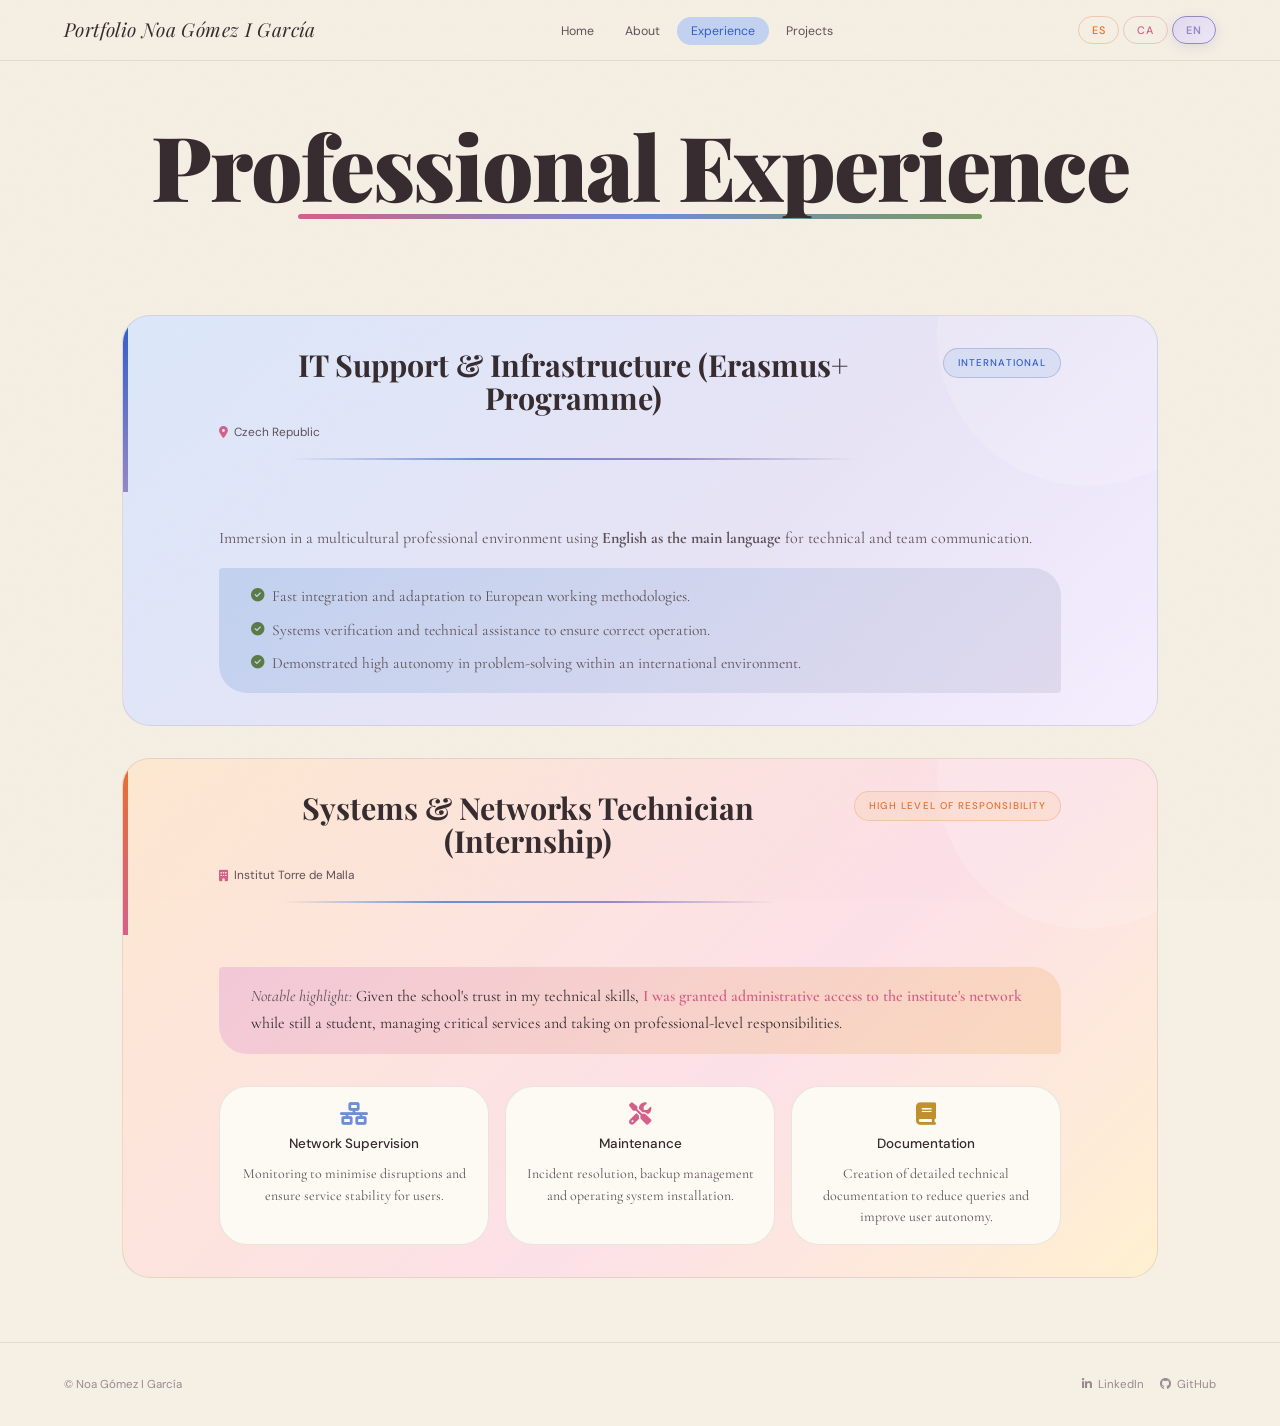
<file: experiencia.html>
<!DOCTYPE html>
<html lang="es">

<head>
    <meta charset="UTF-8">
    <meta name="viewport" content="width=device-width, initial-scale=1.0">
    <title>Portfolio | Experiencia</title>
    <link rel="stylesheet" href="./css/style.css">
    <link rel="stylesheet" href="https://cdnjs.cloudflare.com/ajax/libs/font-awesome/6.4.0/css/all.min.css">
</head>

<body>

    <header class="main-header">
        <nav class="navbar">
            <div class="logo">Portfolio Noa Gómez I García</div>
            <ul class="nav-links">
                <li><a href="index.html" data-i18n="nav.home">Inicio</a></li>
                <li><a href="sobre-mi.html" data-i18n="nav.about">Sobre mí</a></li>
                <li><a href="experiencia.html" class="active" data-i18n="nav.exp">Experiencia</a></li>
                <li><a href="proyectos.html" data-i18n="nav.projects">Proyectos</a></li>
            </ul>
            <div class="language-picker">
                <button class="lang-btn lang-es" data-lang="es">ES</button>
                <button class="lang-btn lang-ca" data-lang="ca">CA</button>
                <button class="lang-btn lang-en" data-lang="en">EN</button>
            </div>
        </nav>
    </header>

    <main class="page-container">
        <div class="exp-title-band">
            <h1 class="page-title" data-i18n="exp.title">Experiencia Profesional</h1>
        </div>

        <div class="experience-list">
            <div class="exp-card">
                <div class="exp-header">
                    <div class="exp-titles">
                        <h2 data-i18n="exp1.title">Soporte IT e Infraestructuras (Programa Erasmus+)</h2>
                        <h3 class="location"><i class="fas fa-map-marker-alt"></i> <span
                                data-i18n="exp1.location">República Checa</span></h3>
                    </div>
                    <span class="badge" data-i18n="exp1.badge">Internacional</span>
                </div>
                <div class="exp-body grid-2-cols">
                    <div class="exp-desc">
                        <!-- NOTA: Este párrafo usa innerHTML por el <strong> interno -->
                        <p data-i18n="exp1.desc">Inmersión en un entorno profesional multicultural utilizando el
                            <strong>Inglés como lengua principal</strong> de comunicación técnica y de equipo.
                        </p>
                        <ul class="custom-bullets">
                            <li><i class="fas fa-check-circle"></i> <span data-i18n="exp1.li1">Integración rápida y
                                    adaptación a metodologías de trabajo europeas.</span></li>
                            <li><i class="fas fa-check-circle"></i> <span data-i18n="exp1.li2">Verificación de sistemas
                                    y asistencia técnica para garantizar un correcto funcionamiento.</span></li>
                            <li><i class="fas fa-check-circle"></i> <span data-i18n="exp1.li3">Demostración de alta
                                    autonomía en la resolución de problemas en un entorno internacional.</span></li>
                        </ul>
                    </div>
                </div>
            </div>

            <div class="exp-card">
                <div class="exp-header">
                    <div class="exp-titles">
                        <h2 data-i18n="exp2.title">Técnica de Sistemas y Redes (Prácticas)</h2>
                        <h3 class="location"><i class="fas fa-building"></i> <span data-i18n="exp2.location">Institut
                                Torre de Malla</span></h3>
                    </div>
                    <span class="badge badge-trust" data-i18n="exp2.badge">Alto Nivel de Responsabilidad</span>
                </div>
                <div class="exp-body">
                    <!-- Este párrafo usa innerHTML por los <em> y <strong> internos -->
                    <p class="highlight-text" data-i18n="exp2.highlight">
                        <em>Nota destacada:</em> Dada la confianza del centro en mis capacidades técnicas, <strong>se me
                            otorgó acceso administrativo a la red del instituto</strong> siendo aún alumna, gestionando
                        servicios críticos y asumiendo responsabilidades de nivel profesional.
                    </p>
                    <div class="grid-3-cols mt-3">
                        <div class="task-card">
                            <i class="fas fa-network-wired"></i>
                            <h4 data-i18n="exp2.task1_title">Supervisión de Red</h4>
                            <p data-i18n="exp2.task1_desc">Monitoreo para minimizar interrupciones y garantizar la
                                estabilidad del servicio a usuarios.</p>
                        </div>
                        <div class="task-card">
                            <i class="fas fa-tools"></i>
                            <h4 data-i18n="exp2.task2_title">Mantenimiento</h4>
                            <p data-i18n="exp2.task2_desc">Resolución de incidencias, gestión de copias de seguridad e
                                instalación de sistemas operativos.</p>
                        </div>
                        <div class="task-card">
                            <i class="fas fa-book"></i>
                            <h4 data-i18n="exp2.task3_title">Documentación</h4>
                            <p data-i18n="exp2.task3_desc">Creación de documentación técnica detallada para reducir
                                consultas y mejorar la autonomía de los usuarios.</p>
                        </div>
                    </div>
                </div>
            </div>
        </div>
    </main>

    <script src="./js/lang.js"></script>

    <footer class="main-footer">
        <p class="footer-copy">© Noa Gómez I García</p>
        <div class="footer-links">
            <a href="https://www.linkedin.com/in/noa-gómez-i-garcía-9561072b7" target="_blank"><i
                    class="fab fa-linkedin-in"></i> LinkedIn</a>
            <a href="https://github.com/noagomigar" target="_blank"><i class="fab fa-github"></i> GitHub</a>
        </div>
    </footer>

</body>

</html>
</file>
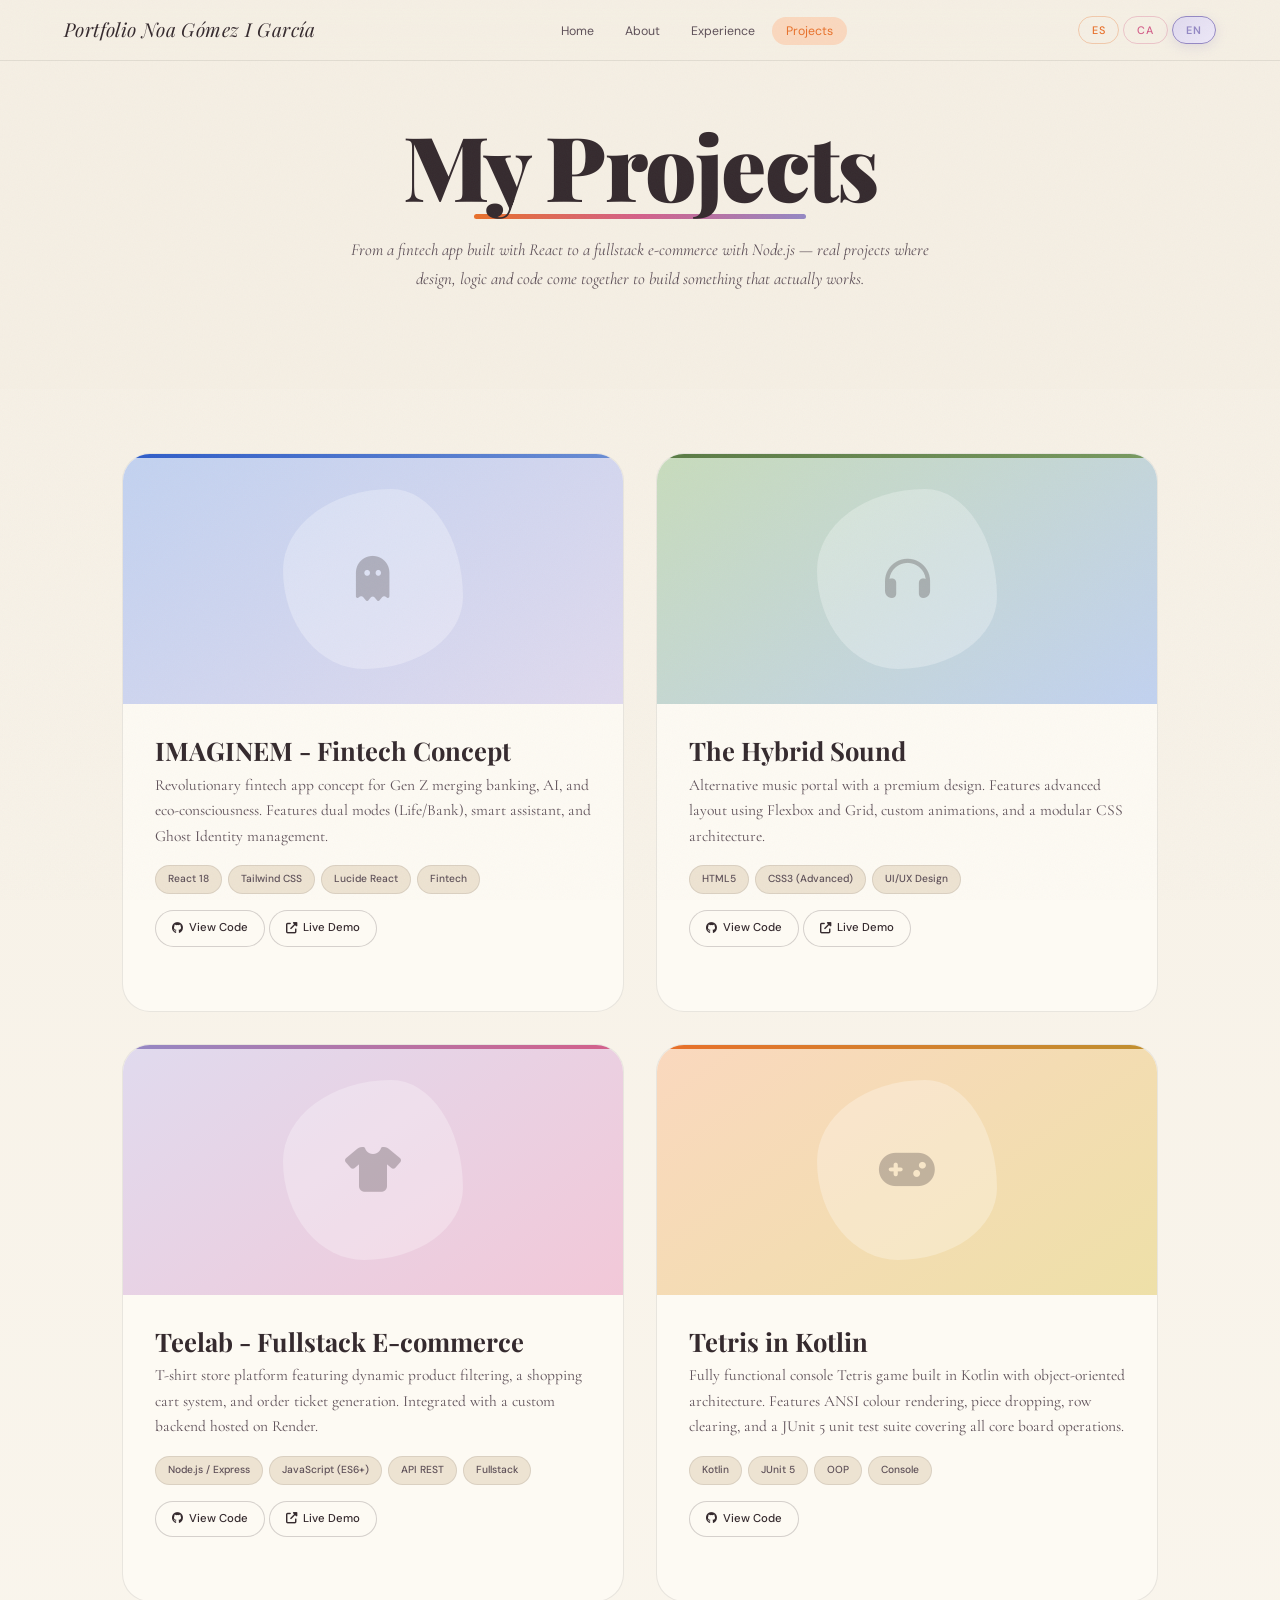
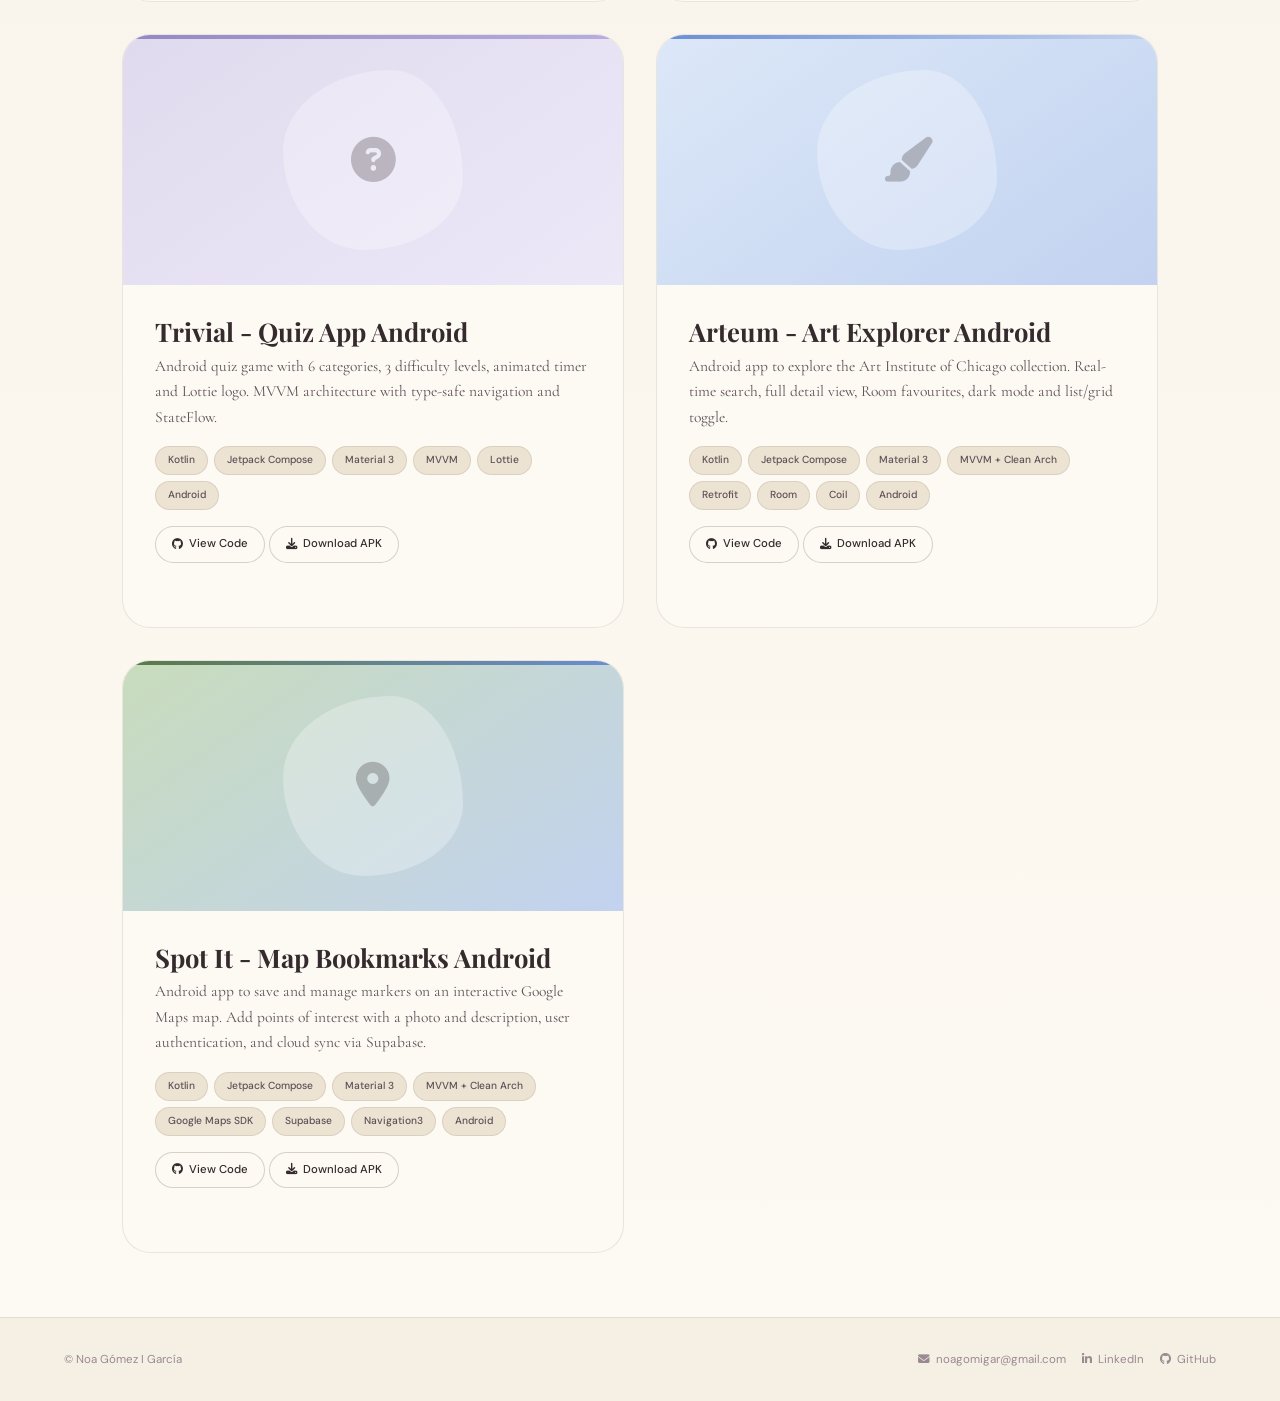
<file: proyectos.html>
<!DOCTYPE html>
<html lang="es">

<head>
    <meta charset="UTF-8">
    <meta name="viewport" content="width=device-width, initial-scale=1.0">
    <title>Portfolio | Proyectos</title>
    <link rel="stylesheet" href="./css/style.css">
    <link rel="stylesheet" href="https://cdnjs.cloudflare.com/ajax/libs/font-awesome/6.4.0/css/all.min.css">
</head>

<body>
    <header class="main-header">
        <nav class="navbar">
            <div class="logo">Portfolio Noa Gómez I García</div>
            <ul class="nav-links">
                <li><a href="index.html" data-i18n="nav.home">Inicio</a></li>
                <li><a href="sobre-mi.html" data-i18n="nav.about">Sobre mí</a></li>
                <li><a href="experiencia.html" data-i18n="nav.exp">Experiencia</a></li>
                <li><a href="proyectos.html" class="active" data-i18n="nav.projects">Proyectos</a></li>
            </ul>
            <div class="language-picker">
                <button class="lang-btn lang-es" data-lang="es">ES</button>
                <button class="lang-btn lang-ca" data-lang="ca">CA</button>
                <button class="lang-btn lang-en" data-lang="en">EN</button>
            </div>
        </nav>
    </header>

    <main class="page-container bg-light">
        <div class="proj-title-band text-center">
            <h1 class="page-title" data-i18n="projects.title">Mis Proyectos</h1>
            <p class="subtitle-text" data-i18n="projects.subtitle">Aplicaciones, scripts y configuraciones de red en las
                que he trabajado durante mi formación y por mi cuenta.</p>
        </div>

        <section class="projects-grid">
            <article class="project-card">
                <div class="project-img">
                    <i class="fas fa-ghost fa-4x"></i>
                </div>
                <div class="project-content">
                    <h3 data-i18n="imaginem.title">IMAGINEM - Fintech UI</h3>
                    <p data-i18n="imaginem.desc">Concepto revolucionario de app fintech para la Gen Z con IA,
                        gamificación y modo oscuro inmersivo.</p>
                    <div class="tech-tags">
                        <span>React 18</span>
                        <span>Tailwind CSS</span>
                        <span>Lucide React</span>
                        <span data-i18n="imaginem.tag_fintech">Fintech</span>
                    </div>
                    <div class="project-links">
                        <a href="https://github.com/noagomigar/imaginem.git" class="btn btn-small" target="_blank">
                            <i class="fab fa-github"></i> <span data-i18n="imaginem.btn_repo">Ver Código</span>
                        </a>
                        <a href="https://noagomigar.github.io/Imaginem/" class="btn btn-small btn-primary" target="_blank">
                            <i class="fas fa-external-link-alt"></i> <span data-i18n="imaginem.btn_live">Ver
                                Sitio</span>
                        </a>
                    </div>
                </div>
            </article>

            <article class="project-card">
                <div class="project-img">
                    <i class="fas fa-headphones fa-4x"></i>
                </div>
                <div class="project-content">
                    <h3 data-i18n="hybrid_sound.title">The Hybrid Sound</h3>
                    <p data-i18n="hybrid_sound.desc">Portal de música alternativa con una estética profesional, centrado
                        en la experiencia de usuario y diseño visual avanzado.</p>
                    <div class="tech-tags">
                        <span>HTML5</span>
                        <span>CSS3 (Advanced)</span>
                        <span>UI/UX Design</span>
                    </div>
                    <div class="project-links">
                        <a href="https://github.com/noagomigar/hybridSound.git" class="btn btn-small" target="_blank">
                            <i class="fab fa-github"></i> <span data-i18n="hybrid_sound.btn_repo">Ver Código</span>
                        </a>
                        <a href="https://noagomigar.github.io/Hybrid-Sound/" class="btn btn-small btn-primary" target="_blank">
                            <i class="fas fa-external-link-alt"></i> <span data-i18n="hybrid_sound.btn_live">Ver
                                Sitio</span>
                        </a>
                    </div>
                </div>
            </article>

            <article class="project-card">
                <div class="project-img">
                    <i class="fas fa-tshirt fa-4x"></i>
                </div>
                <div class="project-content">
                    <h3 data-i18n="teelab.title">Teelab - Ecommerce Fullstack</h3>
                    <p data-i18n="teelab.desc">Tienda online de camisetas personalizadas con gestión de carrito,
                        integración de API REST y persistencia de datos.</p>
                    <div class="tech-tags">
                        <span>Node.js / Express</span>
                        <span>JavaScript (ES6+)</span>
                        <span>API REST</span>
                        <span data-i18n="teelab.tag_fullstack">Fullstack</span>
                    </div>
                    <div class="project-links">
                        <a href="https://github.com/noagomigar/TeeLab.git" class="btn btn-small" target="_blank">
                            <i class="fab fa-github"></i> <span data-i18n="teelab.btn_repo">Ver Código</span>
                        </a>
                        <a href="https://teelab-backend.onrender.com" target="_blank" class="btn btn-small btn-primary">
                            <i class="fas fa-external-link-alt"></i> <span data-i18n="teelab.btn_live">Ver Sitio</span>
                        </a>
                    </div>
                </div>
            </article>

            <article class="project-card">
                <div class="project-img">
                    <i class="fas fa-gamepad fa-4x"></i>
                </div>
                <div class="project-content">
                    <h3 data-i18n="tetris.title">Tetris en Kotlin</h3>
                    <p data-i18n="tetris.desc">Juego de Tetris funcional para consola desarrollado en Kotlin con
                        arquitectura orientada a objetos, renderizado ANSI y batería de tests unitarios con JUnit 5.</p>
                    <div class="tech-tags">
                        <span>Kotlin</span>
                        <span>JUnit 5</span>
                        <span>OOP</span>
                        <span data-i18n="tetris.tag">Consola</span>
                    </div>
                    <div class="project-links">
                        <a href="https://github.com/noagomigar/Tetris.git" class="btn btn-small" target="_blank">
                            <i class="fab fa-github"></i> <span data-i18n="tetris.btn_repo">Ver Código</span>
                        </a>
                    </div>
                </div>
            </article>

            <article class="project-card">
                <div class="project-img">
                    <i class="fas fa-question-circle fa-4x"></i>
                </div>
                <div class="project-content">
                    <h3 data-i18n="trivial.title">Trivial - Quiz App Android</h3>
                    <p data-i18n="trivial.desc">Juego de preguntas y respuestas para Android con 6 categorías, 3 niveles
                        de dificultad, temporizador animado y logo Lottie. Arquitectura MVVM con navegación type-safe y
                        StateFlow.</p>
                    <div class="tech-tags">
                        <span>Kotlin</span>
                        <span>Jetpack Compose</span>
                        <span>Material 3</span>
                        <span>MVVM</span>
                        <span>Lottie</span>
                        <span data-i18n="trivial.tag">Android</span>
                    </div>
                    <div class="project-links">
                        <a href="https://github.com/noagomigar/Trivial.git" class="btn btn-small" target="_blank">
                            <i class="fab fa-github"></i> <span data-i18n="trivial.btn_repo">Ver Código</span>
                        </a>
                        <a href="https://github.com/noagomigar/Trivial/releases/download/Trivial/Trivial.apk"
                            class="btn btn-small btn-primary" target="_blank">
                            <i class="fas fa-download"></i> <span data-i18n="trivial.btn_apk">Descargar APK</span>
                        </a>
                    </div>
                </div>
            </article>

            <article class="project-card">
                <div class="project-img">
                    <i class="fas fa-paint-brush fa-4x"></i>
                </div>
                <div class="project-content">
                    <h3 data-i18n="arteum.title">Arteum - Art Explorer Android</h3>
                    <p data-i18n="arteum.desc">App Android para explorar la colección del Art Institute of Chicago.
                        Búsqueda en tiempo real, vista de detalle completa, favoritos con Room, modo oscuro y
                        alternancia entre vista lista y cuadrícula.</p>
                    <div class="tech-tags">
                        <span>Kotlin</span>
                        <span>Jetpack Compose</span>
                        <span>Material 3</span>
                        <span>MVVM + Clean Arch</span>
                        <span>Retrofit</span>
                        <span>Room</span>
                        <span>Coil</span>
                        <span data-i18n="arteum.tag">Android</span>
                    </div>
                    <div class="project-links">
                        <a href="https://github.com/noagomigar/Trivial.git" class="btn btn-small" target="_blank">
                            <i class="fab fa-github"></i> <span data-i18n="trivial.btn_repo">Ver Código</span>
                        </a>
                        <a href="https://github.com/noagomigar/Arteum/releases/download/v1.0.1/Arteum.apk"
                            class="btn btn-small btn-primary" target="_blank">
                            <i class="fas fa-download"></i> <span data-i18n="trivial.btn_apk">Descargar APK</span>
                        </a>
                    </div>
                </div>
            </article>

            <article class="project-card">
                <div class="project-img">
                    <i class="fas fa-map-marker-alt fa-4x"></i>
                </div>
                <div class="project-content">
                    <h3 data-i18n="spotit.title">Spot It - Map Bookmarks Android</h3>
                    <p data-i18n="spotit.desc">App Android para guardar y gestionar marcadores en un mapa interactivo.
                        Añade puntos de interés con foto y descripción, autenticación de usuarios y sincronización en la
                        nube con Supabase.</p>
                    <div class="tech-tags">
                        <span>Kotlin</span>
                        <span>Jetpack Compose</span>
                        <span>Material 3</span>
                        <span>MVVM + Clean Arch</span>
                        <span>Google Maps SDK</span>
                        <span>Supabase</span>
                        <span>Navigation3</span>
                        <span data-i18n="spotit.tag">Android</span>
                    </div>
                    <div class="project-links">
                        <a href="https://github.com/noagomigar/SpotIt.git" class="btn btn-small" target="_blank">
                            <i class="fab fa-github"></i> <span data-i18n="spotit.btn_repo">Ver Código</span>
                        </a>
                        <a href="https://github.com/noagomigar/SpotIt/releases/download/v0/SpotIt.apk"
                            class="btn btn-small btn-primary" target="_blank">
                            <i class="fas fa-download"></i> <span data-i18n="spotit.btn_apk">Descargar APK</span>
                        </a>
                    </div>
                </div>
            </article>

        </section>
    </main>

    <script src="./js/lang.js"></script>

    <footer class="main-footer">
        <p class="footer-copy">© Noa Gómez I García</p>
        <div class="footer-links">
            <a href="mailto:noagomigar@gmail.com">
                <i class="fas fa-envelope"></i> noagomigar@gmail.com
            </a>
            <a href="https://www.linkedin.com/in/noa-gómez-i-garcía-9561072b7" target="_blank"><i
                    class="fab fa-linkedin-in"></i> LinkedIn</a>
            <a href="https://github.com/noagomigar" target="_blank"><i class="fab fa-github"></i> GitHub</a>
        </div>
    </footer>

</body>

</html>
</file>
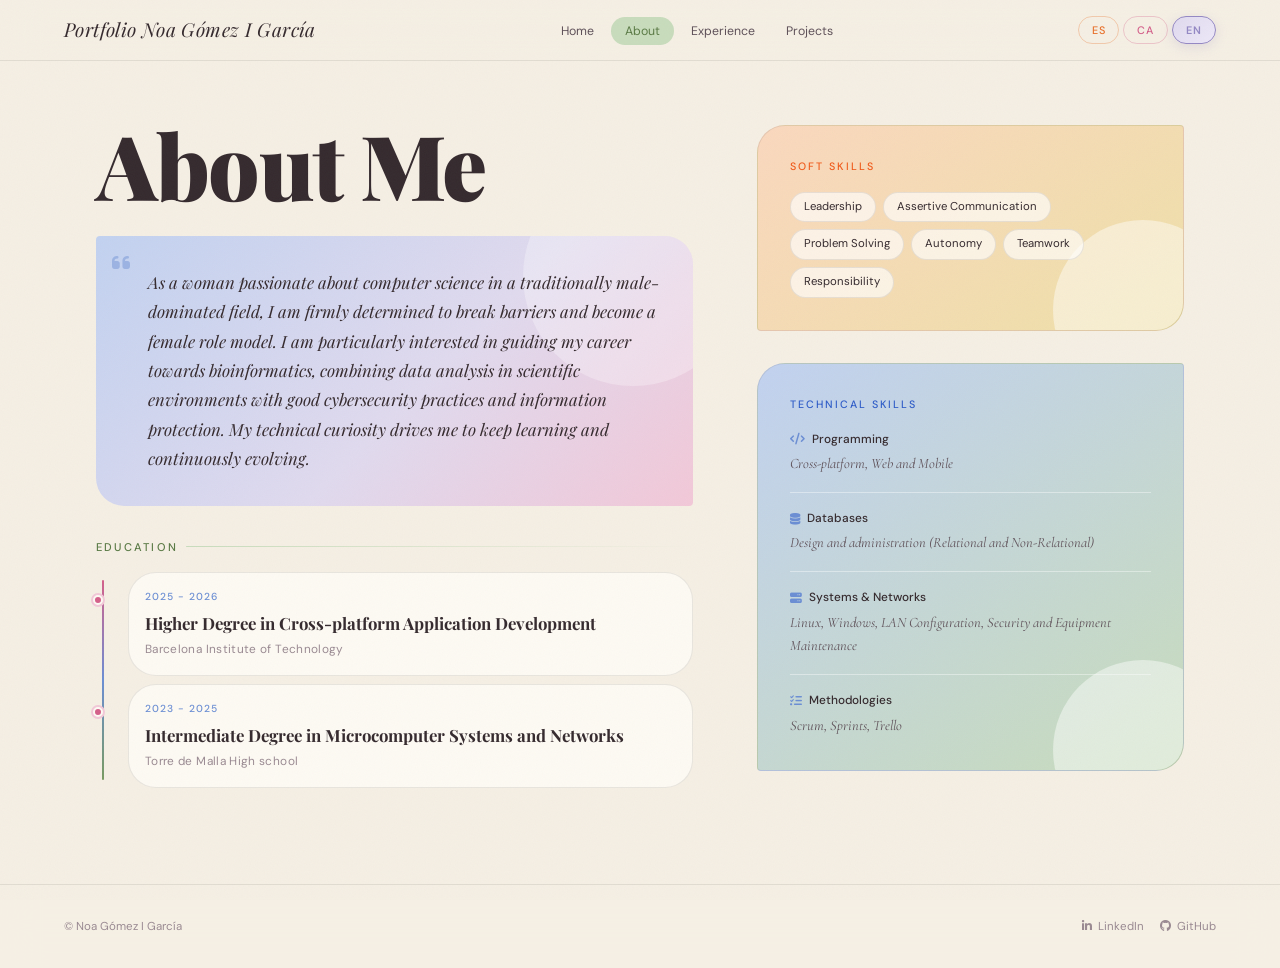
<file: sobre-mi.html>
<!DOCTYPE html>
<html lang="es">

<head>
    <meta charset="UTF-8">
    <meta name="viewport" content="width=device-width, initial-scale=1.0">
    <title>Portfolio | Sobre mí</title>
    <link rel="stylesheet" href="./css/style.css">
    <link rel="stylesheet" href="https://cdnjs.cloudflare.com/ajax/libs/font-awesome/6.4.0/css/all.min.css">
</head>

<body>
    <header class="main-header">
        <nav class="navbar">
            <div class="logo">Portfolio Noa Gómez I García</div>
            <ul class="nav-links">
                <li><a href="index.html" data-i18n="nav.home">Inicio</a></li>
                <li><a href="sobre-mi.html" class="active" data-i18n="nav.about">Sobre mí</a></li>
                <li><a href="experiencia.html" data-i18n="nav.exp">Experiencia</a></li>
                <li><a href="proyectos.html" data-i18n="nav.projects">Proyectos</a></li>
            </ul>
            <div class="language-picker">
                <button class="lang-btn lang-es" data-lang="es">ES</button>
                <button class="lang-btn lang-ca" data-lang="ca">CA</button>
                <button class="lang-btn lang-en" data-lang="en">EN</button>
            </div>
        </nav>
    </header>

    <main class="page-container">
        <section class="about-grid">
            <article class="about-main-content">
                <h1 data-i18n="about.title">Conóceme</h1>
                <div class="vision-statement">
                    <i class="fas fa-quote-left"></i>
                    <p data-i18n="about.female_tech">
                        Como mujer apasionada por la informática en un sector tradicionalmente dominado por hombres,
                        estoy firmemente decidida a romper barreras y convertirme en un referente femenino. Me interesa
                        especialmente orientar mi trayectoria hacia la bioinformática, combinando el análisis de datos
                        en entornos científicos con buenas prácticas de ciberseguridad y protección de la información.
                        Mi curiosidad técnica me impulsa a seguir aprendiendo y evolucionando constantemente.
                    </p>
                </div>

                <h3 data-i18n="about.education">Educación</h3>
                <div class="timeline">
                    <div class="timeline-item">
                        <span class="date">2025 - 2026</span>
                        <h4 data-i18n="about.edu1_title">CFGS Desarrollo de Aplicaciones Multiplataforma</h4>
                        <p data-i18n="about.edu1_school">Instituto Tecnológico de Barcelona</p>
                    </div>
                    <div class="timeline-item">
                        <span class="date">2023 - 2025</span>
                        <h4 data-i18n="about.edu2_title">CFGM Sistemas Microinformáticos y Redes</h4>
                        <p data-i18n="about.edu2_school">Institut Torre de Malla</p>
                    </div>
                </div>
            </article>

            <aside class="skills-sidebar">
                <div class="skill-box">
                    <h3 data-i18n="about.soft_title">Habilidades Blandas</h3>
                    <ul class="tag-list">
                        <li data-i18n="about.skill_leadership">Liderazgo</li>
                        <li data-i18n="about.skill_communication">Comunicación Asertiva</li>
                        <li data-i18n="about.skill_problem">Resolución de Problemas</li>
                        <li data-i18n="about.skill_autonomy">Autonomía</li>
                        <li data-i18n="about.skill_teamwork">Trabajo en Equipo</li>
                        <li data-i18n="about.skill_responsibility">Responsabilidad</li>
                    </ul>
                </div>

                <div class="skill-box mt-4">
                    <h3 data-i18n="about.tech_title">Conocimientos Técnicos</h3>
                    <div class="tech-category">
                        <h4><i class="fas fa-code"></i> <span data-i18n="about.tech_prog_title">Programación</span></h4>
                        <p data-i18n="about.tech_prog_desc">Multiplataforma, Web y Móvil</p>
                    </div>
                    <div class="tech-category">
                        <h4><i class="fas fa-database"></i> <span data-i18n="about.tech_db_title">Bases de Datos</span>
                        </h4>
                        <p data-i18n="about.tech_db_desc">Diseño y administración (Relacionales y No Relacionales)</p>
                    </div>
                    <div class="tech-category">
                        <h4><i class="fas fa-server"></i> <span data-i18n="about.tech_sys_title">Sistemas y Redes</span>
                        </h4>
                        <p data-i18n="about.tech_sys_desc">Linux, Windows, Configuración LAN, Seguridad y Mantenimiento
                            de equipos</p>
                    </div>
                    <div class="tech-category">
                        <h4><i class="fas fa-tasks"></i> <span data-i18n="about.tech_methods_title">Metodologías</span>
                        </h4>
                        <p data-i18n="about.tech_methods_desc">Scrum, Sprints, Trello</p>
                    </div>
                </div>
            </aside>
        </section>
    </main>

    <script src="./js/lang.js"></script>

    <footer class="main-footer">
        <p class="footer-copy">© Noa Gómez I García</p>
        <div class="footer-links">
            <a href="https://www.linkedin.com/in/noa-gómez-i-garcía-9561072b7" target="_blank"><i
                    class="fab fa-linkedin-in"></i> LinkedIn</a>
            <a href="https://github.com/noagomigar" target="_blank"><i class="fab fa-github"></i> GitHub</a>
        </div>
    </footer>

</body>

</html>
</file>
<file: css/style.css>
@import url('https://fonts.googleapis.com/css2?family=Playfair+Display:ital,wght@0,700;0,900;1,700;1,900&family=DM+Sans:wght@300;400;500&family=Cormorant+Garamond:ital,wght@0,300;0,600;1,300;1,600&display=swap');

/* ============================================================
   VARIABLES
   ============================================================ */
:root {
    /* Fondos */
    --cream:         #F5EFE4;
    --warm-white:    #FDFAF3;
    --parchment:     #EDE3D2;
    --linen:         #F0E9DC;

    /* Azul porcelana — poster azul cobalto */
    --cobalt:        #1A3A8A;
    --cobalt-mid:    #2E5CC8;
    --cobalt-pale:   #C2D2F0;
    --cobalt-soft:   #6B8ED4;

    /* Rosa / sakura */
    --sakura:        #D4608A;
    --sakura-pale:   #F2C8D8;
    --sakura-bright: #E8427C;
    --sakura-soft:   #EFA8C0;

    /* Naranja koi / neon */
    --koi:           #E8702A;
    --koi-pale:      #FAD8BE;
    --koi-bright:    #F05A1A;

    /* Verde bambú / musgo */
    --bamboo:        #5A7A45;
    --bamboo-pale:   #C8DCBC;
    --bamboo-mid:    #789A60;

    /* Lavanda */
    --lavender:      #9488C4;
    --lavender-pale: #E0DAEE;

    /* Oro */
    --gold:          #C09030;
    --gold-pale:     #EEE0A8;

    /* Texto */
    --text-main:     #352A2E;
    --text-mid:      #5E5058;
    --text-soft:     #9A8A92;

    --border-soft:   rgba(53,42,46,0.1);
    --border-mid:    rgba(53,42,46,0.2);

    /* Tipografía */
    --font-display:  'Playfair Display', Georgia, serif;
    --font-body:     'Cormorant Garamond', Georgia, serif;
    --font-ui:       'DM Sans', system-ui, sans-serif;

    /* Espaciado */
    --sp-xs: 4px;  --sp-s: 8px;  --sp-m: 16px;
    --sp-l: 32px;  --sp-xl: 64px; --sp-2xl: 96px;

    /* Radios */
    --r-pill:    9999px;
    --r-rounder: 28px;
    --r-asym-a:  4px 28px 4px 28px;
    --r-asym-b:  28px 4px 28px 4px;

    /* Colores hover per-página nav */
    --nav-home-bg:   var(--sakura-pale);
    --nav-home-fg:   var(--sakura);
    --nav-about-bg:  var(--bamboo-pale);
    --nav-about-fg:  var(--bamboo);
    --nav-exp-bg:    var(--cobalt-pale);
    --nav-exp-fg:    var(--cobalt-mid);
    --nav-proj-bg:   var(--koi-pale);
    --nav-proj-fg:   var(--koi);
    --nav-events-bg: var(--lavender-pale);
    --nav-events-fg: var(--lavender);
}

/* ============================================================
   RESET
   ============================================================ */
*, *::before, *::after { box-sizing: border-box; margin: 0; padding: 0; }
html { scroll-behavior: smooth; }

body {
    font-family: var(--font-body);
    font-size: 18px;
    line-height: 1.65;
    background: var(--cream);
    color: var(--text-main);
    overflow-x: hidden;
}

/* Grain de papel */
body::after {
    content: '';
    position: fixed;
    inset: 0;
    background-image: url("data:image/svg+xml,%3Csvg viewBox='0 0 256 256' xmlns='http://www.w3.org/2000/svg'%3E%3Cfilter id='n'%3E%3CfeTurbulence type='fractalNoise' baseFrequency='0.68' numOctaves='4' stitchTiles='stitch'/%3E%3C/filter%3E%3Crect width='100%25' height='100%25' filter='url(%23n)' opacity='1'/%3E%3C/svg%3E");
    background-size: 200px 200px;
    opacity: 0.032;
    pointer-events: none;
    z-index: 9999;
}

::selection { background: var(--sakura-pale); color: var(--sakura); }
::-webkit-scrollbar { width: 5px; }
::-webkit-scrollbar-track { background: var(--cream); }
::-webkit-scrollbar-thumb { background: var(--lavender); border-radius: var(--r-pill); }

/* ============================================================
   ANIMACIONES BLOB
   ============================================================ */
@keyframes morphBlob {
    0%   { border-radius: 67% 33% 55% 45% / 42% 58% 42% 58%; }
    33%  { border-radius: 42% 58% 68% 32% / 55% 45% 55% 45%; }
    66%  { border-radius: 58% 42% 40% 60% / 35% 65% 35% 65%; }
    100% { border-radius: 67% 33% 55% 45% / 42% 58% 42% 58%; }
}
@keyframes morphImg {
    0%   { border-radius: 55% 45% 60% 40% / 50% 55% 45% 50%; }
    33%  { border-radius: 40% 60% 45% 55% / 60% 40% 60% 40%; }
    66%  { border-radius: 60% 40% 55% 45% / 40% 60% 40% 60%; }
    100% { border-radius: 55% 45% 60% 40% / 50% 55% 45% 50%; }
}
@keyframes float {
    0%, 100% { transform: translateY(0px); }
    50%       { transform: translateY(-8px); }
}

/* ============================================================
   HEADER & NAV — frosted linen, colores por página
   ============================================================ */
.main-header {
    position: sticky;
    top: 0;
    z-index: 100;
    background: rgba(245,239,228,0.88);
    backdrop-filter: blur(20px);
    -webkit-backdrop-filter: blur(20px);
    border-bottom: 1px solid var(--border-soft);
}

.navbar {
    display: flex;
    align-items: center;
    justify-content: space-between;
    height: 60px;
    padding: 0 var(--sp-xl);
    gap: var(--sp-l);
}

.logo {
    font-family: var(--font-display);
    font-style: italic;
    font-size: 1.2rem;
    color: var(--text-main);
    letter-spacing: 0.02em;
    flex-shrink: 0;
}

.nav-links {
    display: flex;
    list-style: none;
    gap: 3px;
    align-items: center;
}

.nav-links li a {
    font-family: var(--font-ui);
    font-size: 0.77rem;
    font-weight: 400;
    color: var(--text-mid);
    text-decoration: none;
    padding: 6px 14px;
    border-radius: var(--r-pill);
    transition: all 0.22s ease;
}

/* Color único por enlace */
.nav-links li:nth-child(1) a:hover,
.nav-links li:nth-child(1) a.active {
    background: var(--nav-home-bg);
    color: var(--nav-home-fg);
}
.nav-links li:nth-child(2) a:hover,
.nav-links li:nth-child(2) a.active {
    background: var(--nav-about-bg);
    color: var(--nav-about-fg);
}
.nav-links li:nth-child(3) a:hover,
.nav-links li:nth-child(3) a.active {
    background: var(--nav-exp-bg);
    color: var(--nav-exp-fg);
}
.nav-links li:nth-child(4) a:hover,
.nav-links li:nth-child(4) a.active {
    background: var(--nav-proj-bg);
    color: var(--nav-proj-fg);
}
.nav-links li:nth-child(5) a:hover,
.nav-links li:nth-child(5) a.active {
    background: var(--nav-events-bg);
    color: var(--nav-events-fg);
}

.language-picker {
    display: flex;
    align-items: center;
    gap: 4px;
    background: transparent;
    border: none;
    padding: 0;
}

.lang-btn {
    font-family: var(--font-ui);
    font-size: 0.68rem;
    font-weight: 500;
    letter-spacing: 0.08em;
    padding: 6px 13px;
    border-radius: var(--r-pill);
    border: 1.5px solid transparent;
    cursor: pointer;
    transition: all 0.22s ease;
    background: transparent;
    color: var(--text-mid);
    border-color: var(--border-mid);
}

.lang-btn:hover { transform: translateY(-1px); }

/* Castellano — koi/naranja dorado */
.lang-btn.lang-es {
    color: var(--koi);
    border-color: rgba(232,112,42,0.3);
    background: transparent;
}
.lang-btn.lang-es:hover,
.lang-btn.lang-es.active {
    background: var(--koi-pale);
    border-color: var(--koi);
    box-shadow: 0 3px 12px rgba(232,112,42,0.22);
}
.lang-btn.lang-es.active {
    background: linear-gradient(135deg, var(--koi-pale), var(--gold-pale));
    color: var(--koi-bright);
    font-weight: 600;
}

/* Català — sakura/rojo rosa */
.lang-btn.lang-ca {
    color: var(--sakura);
    border-color: rgba(212,96,138,0.3);
    background: transparent;
}
.lang-btn.lang-ca:hover,
.lang-btn.lang-ca.active {
    background: var(--sakura-pale);
    border-color: var(--sakura);
    box-shadow: 0 3px 12px rgba(212,96,138,0.22);
}
.lang-btn.lang-ca.active {
    background: linear-gradient(135deg, var(--sakura-pale), #fce4ee);
    color: var(--sakura-bright);
    font-weight: 600;
}

/* English — lavanda/lila */
.lang-btn.lang-en {
    color: var(--lavender);
    border-color: rgba(148,136,196,0.3);
    background: transparent;
}
.lang-btn.lang-en:hover,
.lang-btn.lang-en.active {
    background: var(--lavender-pale);
    border-color: var(--lavender);
    box-shadow: 0 3px 12px rgba(148,136,196,0.22);
}
.lang-btn.lang-en.active {
    background: linear-gradient(135deg, var(--lavender-pale), #ede8f8);
    color: var(--lavender);
    font-weight: 600;
}

/* ============================================================
   HOME / INDEX — compacto y centrado
   ============================================================ */
.home-container {
    min-height: calc(100vh - 60px);
    background: linear-gradient(to bottom, var(--cream) 0%, var(--warm-white) 100%);
    display: flex;
    align-items: center;
    justify-content: center;
    padding: var(--sp-xl) var(--sp-l);
    position: relative;
    overflow: hidden;
}

/* Blob cobalto fondo derecha */
.home-container::before {
    content: '';
    position: absolute;
    width: 700px; height: 700px;
    border-radius: 55% 45% 40% 60% / 45% 55% 45% 55%;
    background: radial-gradient(ellipse at center, var(--cobalt-pale) 0%, transparent 68%);
    top: -200px; right: -200px;
    pointer-events: none; opacity: 0.7;
    animation: morphBlob 14s ease-in-out infinite;
}
/* Blob bambú fondo izquierda */
.home-container::after {
    content: '';
    position: absolute;
    width: 500px; height: 500px;
    border-radius: 40% 60% 65% 35% / 55% 40% 60% 45%;
    background: radial-gradient(ellipse at center, var(--bamboo-pale) 0%, transparent 68%);
    bottom: -180px; left: -120px;
    pointer-events: none; opacity: 0.55;
    animation: morphBlob 18s ease-in-out infinite reverse;
}

/* Layout: foto + contenido en columna centrada */
.hero-split {
    display: flex;
    flex-direction: row;
    align-items: center;
    justify-content: center;
    gap: calc(var(--sp-xl) * 1.5);
    max-width: 1140px;
    width: 100%;
    position: relative;
    z-index: 1;
}

/* --- Foto --- */
.hero-image-wrapper {
    display: flex;
    flex-direction: column;
    align-items: center;
    flex-shrink: 0;
    position: relative;
}

/* Anillo de color detrás de la foto */
.hero-image-wrapper::before {
    content: '';
    position: absolute;
    width: 360px; height: 360px;
    border-radius: 60% 40% 55% 45% / 48% 58% 42% 52%;
    background: linear-gradient(135deg, var(--koi-pale) 0%, var(--cobalt-pale) 100%);
    top: 50%; left: 50%;
    transform: translate(-50%, -50%);
    animation: morphBlob 10s ease-in-out infinite;
    z-index: 0;
}

.hero-image-wrapper::after { display: none; }

#profile-img {
    width: 280px; height: 280px;
    object-fit: cover;
    object-position: top center;
    position: relative; z-index: 1;
    border-radius: 55% 45% 60% 40% / 50% 55% 45% 50%;
    animation: morphImg 10s ease-in-out infinite;
    box-shadow: 0 16px 48px rgba(212,96,138,0.22), 0 4px 16px rgba(26,58,138,0.14);
    border: 4px solid rgba(255,255,255,0.8);
}

.social-links {
    display: flex;
    gap: var(--sp-s);
    margin-top: var(--sp-m);
    position: relative; z-index: 1;
    flex-wrap: wrap;
    justify-content: center;
}

/* --- Contenido hero --- */
.hero-content {
    display: flex;
    flex-direction: column;
    align-items: flex-start;
    gap: var(--sp-l);
    max-width: 580px;
    /* Sin pseudo-elementos aquí, los blobs ya están en .home-container */
}

.hero-content::before,
.hero-content::after { display: none; }

.hero-content > * { position: relative; z-index: 1; }

.hero-content h3[data-i18n] {
    font-family: var(--font-ui);
    font-size: 0.72rem;
    font-weight: 400;
    letter-spacing: 0.22em;
    text-transform: uppercase;
    color: var(--sakura);
    margin-bottom: 0;
}

.main-title {
    font-family: var(--font-display);
    font-size: clamp(2.8rem, 5.5vw, 5.5rem);
    line-height: 0.95;
    font-weight: 900;
    color: var(--text-main);
    letter-spacing: -0.02em;
    margin: 0;
}

.subtitle {
    font-family: var(--font-display);
    font-style: italic;
    font-size: clamp(0.92rem, 1.4vw, 1.1rem);
    font-weight: 300;
    color: var(--cobalt-mid);
    background: var(--cobalt-pale);
    padding: 5px 18px;
    border-radius: var(--r-pill);
    display: inline-block;
    margin: 0;
}

.hero-bio {
    font-family: var(--font-body);
    font-size: 1.15rem;
    color: var(--text-mid);
    line-height: 1.8;
    margin: 0;
}

.cv-download-section { margin: 0; }

.section-label {
    font-family: var(--font-ui);
    font-size: 0.68rem;
    letter-spacing: 0.15em;
    text-transform: uppercase;
    color: var(--text-soft);
    margin-bottom: var(--sp-s);
}

.btn-group { display: flex; flex-wrap: wrap; gap: var(--sp-s); }

.btn {
    display: inline-flex;
    align-items: center;
    gap: 6px;
    font-family: var(--font-ui);
    font-size: 0.72rem;
    font-weight: 500;
    padding: 9px 18px;
    border-radius: var(--r-pill);
    text-decoration: none;
    cursor: pointer;
    transition: all 0.22s ease;
    border: 1.5px solid var(--border-mid);
    background: var(--warm-white);
    color: var(--text-main);
}

.btn:hover {
    transform: translateY(-2px);
    box-shadow: 0 6px 20px rgba(53,42,46,0.1);
}

.btn-outline { background: transparent; }
.btn-outline:hover {
    background: var(--sakura-pale);
    border-color: var(--sakura);
    color: var(--sakura);
}

/* Highlights compactos */
.highlights-grid {
    display: grid;
    grid-template-columns: repeat(2, 1fr);
    gap: var(--sp-s);
    width: 100%;
    margin: 0;
}

.highlight-card {
    background: var(--warm-white);
    border: 1.5px solid var(--border-soft);
    border-radius: var(--r-rounder);
    padding: var(--sp-l);
    transition: all 0.22s ease;
    position: relative;
    overflow: hidden;
}

/* Gradiente de acento al hover */
.highlight-card::before {
    content: '';
    position: absolute;
    inset: 0;
    border-radius: inherit;
    opacity: 0;
    transition: opacity 0.22s;
}
.highlight-card:nth-child(1)::before { background: linear-gradient(135deg, var(--cobalt-pale), transparent 65%); }
.highlight-card:nth-child(2)::before { background: linear-gradient(135deg, var(--sakura-pale), transparent 65%); }
.highlight-card:hover::before { opacity: 1; }
.highlight-card:hover { transform: translateY(-3px); box-shadow: 0 10px 30px rgba(53,42,46,0.09); }
.highlight-card > * { position: relative; z-index: 1; }

.highlight-card i { font-size: 1.4rem; color: var(--cobalt-soft); display: block; margin-bottom: 8px; }
.highlight-card:nth-child(2) i { color: var(--sakura); }

.highlight-card h4 {
    font-family: var(--font-ui);
    font-size: 0.8rem; font-weight: 500;
    color: var(--text-main); margin-bottom: 4px;
}
.highlight-card p {
    font-family: var(--font-body);
    font-style: italic; font-size: 0.97rem;
    color: var(--text-soft);
}

/* Botones icon */
.btn-icon {
    font-family: var(--font-ui);
    font-size: 0.72rem; font-weight: 500;
    color: var(--text-main);
    text-decoration: none;
    padding: 8px 18px;
    border-radius: var(--r-pill);
    background: rgba(255,255,255,0.75);
    border: 1px solid rgba(255,255,255,0.9);
    backdrop-filter: blur(6px);
    transition: all 0.22s ease;
    display: flex; align-items: center; gap: 6px;
    box-shadow: 0 2px 10px rgba(53,42,46,0.1);
}
.btn-icon:hover { background: white; transform: translateY(-2px); box-shadow: 0 6px 18px rgba(53,42,46,0.14); }

/* ============================================================
   PAGE CONTAINER — páginas interiores a full width
   ============================================================ */
.page-container {
    width: 100%;
    padding: 0;        /* sin padding: el contenido se expande solo */
}

.bg-light {
    background: linear-gradient(to bottom, var(--cream) 0%, var(--warm-white) 100%);
    min-height: calc(100vh - 60px);
    display: flex;
    flex-direction: column;
}

/* Título de página — band de color a todo ancho */
.page-title-band {
    width: 100%;
    padding: var(--sp-xl) var(--sp-2xl) var(--sp-l);
    position: relative;
    overflow: hidden;
}

/* Usamos .page-title directamente cuando está dentro de .page-title-band */
.page-title {
    font-family: var(--font-display);
    font-size: clamp(3rem, 7vw, 6rem);
    font-weight: 900;
    line-height: 0.9;
    color: var(--text-main);
    letter-spacing: -0.02em;
    position: relative;
    z-index: 1;
    display: inline-block;
}

.page-title::after {
    content: '';
    display: block;
    height: 5px;
    width: 70%;
    border-radius: var(--r-pill);
    margin-top: var(--sp-s);
    background: linear-gradient(90deg, var(--sakura), var(--cobalt-soft), var(--bamboo-mid));
}

.text-center { text-align: center; }
.text-center .page-title::after { margin: var(--sp-s) auto 0; }

.subtitle-text {
    font-family: var(--font-body);
    font-style: italic;
    font-size: 1.05rem;
    color: var(--text-mid);
    max-width: 600px;
    margin: var(--sp-m) auto var(--sp-xl);
    line-height: 1.75;
}

/* Contenido interior con padding normal */
.page-inner {
    padding: 0 var(--sp-2xl) var(--sp-2xl);
}

/* ============================================================
   SOBRE MÍ — mantiene el layout actual que gusta
   ============================================================ */
.about-grid {
    display: grid;
    grid-template-columns: 1.4fr 1fr;
    gap: var(--sp-xl);
    align-items: start;
    padding: var(--sp-xl) var(--sp-2xl) var(--sp-2xl);
}

.about-main-content h1 {
    font-family: var(--font-display);
    font-size: clamp(3.5rem, 7vw, 7rem);
    font-weight: 900;
    line-height: 0.88;
    color: var(--text-main);
    letter-spacing: -0.02em;
    margin-bottom: var(--sp-l);
}

.vision-statement {
    background: linear-gradient(135deg, var(--cobalt-pale) 0%, var(--lavender-pale) 55%, var(--sakura-pale) 100%);
    padding: var(--sp-l) var(--sp-l) var(--sp-l) calc(var(--sp-l) + 20px);
    position: relative;
    margin-bottom: var(--sp-l);
    border-radius: var(--r-asym-a);
    overflow: hidden;
}
.vision-statement::before {
    content: '';
    position: absolute;
    width: 220px; height: 220px;
    border-radius: 50%;
    background: rgba(255,255,255,0.28);
    top: -70px; right: -50px;
}
.vision-statement i.fa-quote-left {
    position: absolute;
    top: var(--sp-m); left: var(--sp-m);
    color: var(--cobalt-soft); font-size: 1.3rem; opacity: 0.45;
}
.vision-statement p {
    font-family: var(--font-display);
    font-style: italic;
    font-size: 1.05rem;
    line-height: 1.75;
    color: var(--text-main);
    position: relative; z-index: 1;
}

.about-main-content h3 {
    font-family: var(--font-ui);
    font-size: 0.7rem; font-weight: 500;
    text-transform: uppercase; letter-spacing: 0.2em;
    color: var(--bamboo);
    margin-bottom: var(--sp-m);
    display: flex; align-items: center; gap: var(--sp-s);
}
.about-main-content h3::after {
    content: '';
    flex: 1; height: 1px;
    background: linear-gradient(90deg, var(--bamboo-pale), transparent);
    border-radius: var(--r-pill);
}

/* Timeline */
.timeline {
    display: flex; flex-direction: column; gap: var(--sp-s);
    padding-left: var(--sp-l); position: relative;
}
.timeline::before {
    content: '';
    position: absolute; left: 6px; top: 8px; bottom: 8px;
    width: 2px;
    background: linear-gradient(to bottom, var(--sakura), var(--cobalt-soft), var(--bamboo-mid));
    border-radius: var(--r-pill);
}
.timeline-item {
    position: relative;
    padding: var(--sp-m);
    background: var(--warm-white);
    border: 1.5px solid var(--border-soft);
    border-radius: var(--r-rounder);
    transition: all 0.22s ease;
}
.timeline-item::before {
    content: '';
    position: absolute;
    left: calc(-1 * var(--sp-l) - 4px); top: 22px;
    width: 10px; height: 10px;
    background: var(--sakura);
    border: 2.5px solid var(--warm-white);
    border-radius: 50%;
    box-shadow: 0 0 0 2px var(--sakura-pale);
}
.timeline-item:hover { transform: translateX(6px); box-shadow: 0 8px 28px rgba(53,42,46,0.08); border-color: var(--cobalt-pale); }
.timeline-item .date {
    font-family: var(--font-ui); font-size: 0.64rem; font-weight: 500;
    letter-spacing: 0.1em; text-transform: uppercase;
    color: var(--cobalt-soft); display: block; margin-bottom: 4px;
}
.timeline-item h4 {
    font-family: var(--font-display); font-weight: 700; font-size: 1.05rem;
    color: var(--text-main); margin-bottom: 2px;
}
.timeline-item p {
    font-family: var(--font-ui); font-size: 0.74rem;
    color: var(--text-soft); letter-spacing: 0.03em;
}

/* Skills sidebar */
.skills-sidebar { position: sticky; top: 80px; }

.skill-box {
    border: 1.5px solid var(--border-soft);
    padding: var(--sp-l);
    border-radius: var(--r-asym-b);
    margin-bottom: var(--sp-m);
    position: relative; overflow: hidden;
}

/* Cada skill-box con su propio acento de color */
.skill-box:nth-child(1) {
    background: linear-gradient(145deg, var(--koi-pale) 0%, var(--gold-pale) 100%);
}
.skill-box:nth-child(2) {
    background: linear-gradient(145deg, var(--cobalt-pale) 0%, var(--bamboo-pale) 100%);
}

.skill-box::before {
    content: '';
    position: absolute;
    width: 180px; height: 180px;
    border-radius: 50%;
    background: rgba(255,255,255,0.45);
    bottom: -70px; right: -50px;
}
.skill-box h3 {
    font-family: var(--font-ui); font-size: 0.67rem; font-weight: 500;
    text-transform: uppercase; letter-spacing: 0.18em;
    color: var(--koi-bright);
    margin-bottom: var(--sp-m);
    position: relative; z-index: 1;
}
.skill-box:nth-child(2) h3 { color: var(--cobalt-mid); }

.tag-list {
    list-style: none; display: flex; flex-wrap: wrap; gap: 7px;
    position: relative; z-index: 1;
}
.tag-list li {
    font-family: var(--font-ui); font-size: 0.71rem;
    color: var(--text-main);
    padding: 5px 13px;
    border-radius: var(--r-pill);
    background: rgba(255,255,255,0.65);
    border: 1px solid var(--border-soft);
    transition: all 0.18s ease; cursor: default;
}
.tag-list li:hover { background: white; transform: translateY(-2px); box-shadow: 0 4px 12px rgba(53,42,46,0.1); }

.tech-category {
    position: relative; z-index: 1;
    margin-bottom: var(--sp-m); padding-bottom: var(--sp-m);
    border-bottom: 1px solid rgba(255,255,255,0.4);
}
.tech-category:last-child { border-bottom: none; margin-bottom: 0; padding-bottom: 0; }
.tech-category h4 {
    font-family: var(--font-ui); font-size: 0.74rem; font-weight: 500;
    color: var(--text-main);
    display: flex; align-items: center; gap: 7px; margin-bottom: 3px;
}
.tech-category h4 i { color: var(--cobalt-soft); font-size: 0.74rem; }
.tech-category p { font-family: var(--font-body); font-style: italic; font-size: 0.9rem; color: var(--text-mid); }

.mt-4 { margin-top: var(--sp-l); }

/* ============================================================
   EXPERIENCIA — full width, sin recuadro contenedor
   ============================================================ */

/* Banda de título para experiencia */
.exp-title-band {
    background: var(--cream);
    padding: var(--sp-xl) var(--sp-2xl) var(--sp-l);
    position: relative; 
    overflow: hidden;
    text-align: center;
}
.exp-title-band::after {
    display: none;
}
.exp-title-band .page-title { color: var(--text-main); }

.text-center .page-title::after,
.exp-title-band .page-title::after {
    margin: var(--sp-s) auto 0;
}

.experience-list {
    display: flex; flex-direction: column;
    max-width: 1100px;
    margin: 0 auto;
    padding: var(--sp-xl) var(--sp-l);
    gap: var(--sp-l);
}

.exp-card {
    border: 1px solid var(--border-soft);
    background: var(--warm-white);
    border-radius: var(--r-rounder);
    overflow: hidden;
    transition: all 0.25s ease;
}
.exp-card:last-child { border-bottom: 1px solid var(--border-soft); }

.exp-card:nth-child(1):hover { background: linear-gradient(135deg, #ccdaf7 0%, #dcd8f2 60%, #ece6ff 100%); }
.exp-card:nth-child(2):hover { background: linear-gradient(135deg, #fcd4b8 0%, #fad0dc 60%, #ffe0b8 100%); }
.exp-card:nth-child(3):hover { background: linear-gradient(135deg, #c0e4ca 0%, #b8dcd0 60%, #c4e8d4 100%); }
.exp-card:nth-child(4):hover { background: linear-gradient(135deg, #dccaf4 0%, #ead0e8 60%, #f2d8ec 100%); }

/* Gradientes de fondo por tarjeta */
.exp-card:nth-child(1) { background: linear-gradient(135deg, #dce8fa 0%, #e8e4f6 60%, #f5efff 100%); }
.exp-card:nth-child(2) { background: linear-gradient(135deg, #fde8d0 0%, #fce0e8 60%, #fff0d0 100%); }
.exp-card:nth-child(3) { background: linear-gradient(135deg, #d4edda 0%, #c8e8dc 60%, #d0efdf 100%); }
.exp-card:nth-child(4) { background: linear-gradient(135deg, #e8daf6 0%, #f2d8ec 60%, #f8e4f0 100%); }

.exp-card:nth-child(1):hover { background: linear-gradient(135deg, #ccdaf7 0%, #dcd8f2 60%, #ece6ff 100%); }
.exp-card:nth-child(2):hover { background: linear-gradient(135deg, #fcd4b8 0%, #fad0dc 60%, #ffe0b8 100%); }
.exp-card:nth-child(3):hover { background: linear-gradient(135deg, #c0e4ca 0%, #b8dcd0 60%, #c4e8d4 100%); }
.exp-card:nth-child(4):hover { background: linear-gradient(135deg, #dccaf4 0%, #ead0e8 60%, #f2d8ec 100%); }

.exp-header {
    display: flex;
    justify-content: space-between;
    align-items: flex-start;
    padding: var(--sp-l) var(--sp-2xl);
    gap: var(--sp-m);
    position: relative; overflow: hidden;
    cursor: pointer;
}

/* Acento de color lateral — línea izquierda */
.exp-card:nth-child(1) .exp-header::before {
    content: '';
    position: absolute;
    left: 0; top: 0; bottom: 0;
    width: 5px;
    background: linear-gradient(to bottom, var(--cobalt-mid), var(--lavender));
}
.exp-card:nth-child(2) .exp-header::before {
    content: '';
    position: absolute;
    left: 0; top: 0; bottom: 0;
    width: 5px;
    background: linear-gradient(to bottom, var(--koi), var(--sakura));
}

/* Blob decorativo derecha */
.exp-header::after {
    content: '';
    position: absolute;
    width: 300px; height: 300px;
    border-radius: 50%;
    background: rgba(255,255,255,0.15);
    top: -130px; right: -80px;
    pointer-events: none;
}

.exp-titles h2 {
    font-family: var(--font-display);
    font-size: clamp(1.3rem, 2.5vw, 1.9rem);
    font-weight: 700;
    color: var(--text-main);
    margin-bottom: var(--sp-s); line-height: 1.1;
    position: relative; z-index: 1;
}
.exp-titles h3.location {
    font-family: var(--font-ui); font-size: 0.74rem;
    color: var(--text-mid); font-weight: 400;
    display: flex; align-items: center; gap: 6px;
    position: relative; z-index: 1;
}
.exp-titles h3.location i { color: var(--sakura); }

.exp-titles {
    width: 100%;
    text-align: center;
}
.exp-titles::after {
    content: '';
    display: block;
    height: 2px;
    width: 80%;
    margin: var(--sp-m) auto 0;
    border-radius: var(--r-pill);
    background: linear-gradient(90deg, transparent, var(--cobalt-soft), var(--lavender), transparent);
}

.badge {
    font-family: var(--font-ui); font-size: 0.61rem; font-weight: 500;
    text-transform: uppercase; letter-spacing: 0.11em;
    padding: 6px 14px;
    border-radius: var(--r-pill);
    background: rgba(194,210,240,0.45);
    border: 1px solid rgba(26,58,138,0.2);
    color: var(--cobalt-mid);
    white-space: nowrap; flex-shrink: 0;
    position: relative; z-index: 1;
    backdrop-filter: blur(4px);
}
.badge-trust {
    background: rgba(250,216,190,0.45);
    border-color: rgba(232,112,42,0.25);
    color: var(--koi);
}

.exp-body { padding: var(--sp-l) var(--sp-2xl); }

.exp-desc p {
    font-family: var(--font-body); font-size: 1rem;
    line-height: 1.75; color: var(--text-mid); margin-bottom: var(--sp-m);
}

.custom-bullets {
    list-style: none;
    display: flex;
    flex-direction: column;
    gap: var(--sp-s);
    background: linear-gradient(135deg, var(--cobalt-pale) 0%, var(--lavender-pale) 100%);
    border-radius: var(--r-asym-a);
    padding: var(--sp-m) var(--sp-l);
    margin-top: var(--sp-m);
}
.custom-bullets li {
    display: flex; align-items: flex-start; gap: var(--sp-s);
    font-family: var(--font-body); font-size: 0.97rem;
    color: var(--text-mid); line-height: 1.65;
}
.custom-bullets li i { color: var(--bamboo); margin-top: 5px; flex-shrink: 0; font-size: 0.84rem; }

.highlight-text {
    background: linear-gradient(135deg, var(--sakura-pale) 0%, var(--koi-pale) 100%);
    border-radius: var(--r-asym-a);
    padding: var(--sp-m) var(--sp-l);
    font-family: var(--font-body); font-size: 1rem;
    line-height: 1.7; color: var(--text-main);
    margin-bottom: var(--sp-l);
}
.highlight-text strong { color: var(--sakura); font-weight: 600; }
.highlight-text em { font-style: italic; color: var(--text-mid); }

.grid-2-cols { display: block; }
.grid-3-cols { display: grid; grid-template-columns: repeat(3, 1fr); gap: var(--sp-m); }
.mt-3 { margin-top: var(--sp-l); }

.task-card {
    padding: var(--sp-m);
    border: 1.5px solid var(--border-soft);
    border-radius: var(--r-rounder);
    text-align: center;
    background: var(--warm-white);
    transition: all 0.22s ease;
    position: relative; overflow: hidden;
}
.task-card::before {
    content: '';
    position: absolute; inset: 0;
    border-radius: inherit; opacity: 0; transition: opacity 0.22s;
}
.task-card:nth-child(1)::before { background: linear-gradient(135deg, var(--cobalt-pale), transparent 65%); }
.task-card:nth-child(2)::before { background: linear-gradient(135deg, var(--sakura-pale), transparent 65%); }
.task-card:nth-child(3)::before { background: linear-gradient(135deg, var(--gold-pale), transparent 65%); }
.task-card:hover::before { opacity: 1; }
.task-card:hover { transform: translateY(-5px); box-shadow: 0 12px 32px rgba(53,42,46,0.08); }
.task-card > * { position: relative; z-index: 1; }
.task-card i { font-size: 1.4rem; color: var(--cobalt-soft); display: block; margin-bottom: var(--sp-s); }
.task-card:nth-child(2) i { color: var(--sakura); }
.task-card:nth-child(3) i { color: var(--gold); }
.task-card h4 { font-family: var(--font-ui); font-size: 0.84rem; font-weight: 500; color: var(--text-main); margin-bottom: var(--sp-s); }
.task-card p { font-family: var(--font-body); font-size: 0.87rem; color: var(--text-mid); line-height: 1.55; }

/* ============================================================
   PROYECTOS — full width, band con color
   ============================================================ */

.proj-title-band {
    background: var(--cream);
    padding: var(--sp-xl) var(--sp-2xl) var(--sp-l);
    position: relative; overflow: hidden;
}
.proj-title-band::after {
    display: none;
}
.proj-title-band .page-title::after {
    background: linear-gradient(90deg, var(--koi), var(--sakura), var(--lavender));
}

.projects-grid {
    display: grid;
    grid-template-columns: repeat(2, 1fr);
    max-width: 1100px;
    margin: var(--sp-xl) auto;
    padding: 0 var(--sp-l);
    gap: var(--sp-l);
}

.project-card {
    border: 1px solid var(--border-soft);
    background: var(--warm-white);
    border-radius: var(--r-rounder);
    overflow: hidden;
    transition: all 0.25s ease;
    position: relative;
}
.project-card:nth-child(odd) { }

.project-card:hover { background: var(--linen); }

/* Barra de color arriba de cada card */
.project-card:nth-child(1)::after {
    content: '';
    position: absolute; top: 0; left: 0; right: 0; height: 4px;
    background: linear-gradient(90deg, var(--cobalt-mid), var(--cobalt-soft));
}
.project-card:nth-child(2)::after {
    content: '';
    position: absolute; top: 0; left: 0; right: 0; height: 4px;
    background: linear-gradient(90deg, var(--bamboo), var(--bamboo-mid));
}

.project-card:nth-child(3)::after {
    content: '';
    position: absolute; top: 0; left: 0; right: 0; height: 4px;
    background: linear-gradient(90deg, var(--lavender), var(--sakura));
}

.project-card:nth-child(4)::after {
    content: '';
    position: absolute; top: 0; left: 0; right: 0; height: 4px;
    background: linear-gradient(90deg, var(--koi), var(--gold));
}

.project-card:nth-child(5)::after {
    content: '';
    position: absolute; top: 0; left: 0; right: 0; height: 4px;
    background: linear-gradient(90deg, var(--lavender), #b8aee0);
}

.project-card:nth-child(6)::after {
    content: '';
    position: absolute; top: 0; left: 0; right: 0; height: 4px;
    background: linear-gradient(90deg, var(--cobalt-soft), var(--cobalt-pale));
}

.project-card:nth-child(7)::after {
    content: '';
    position: absolute; top: 0; left: 0; right: 0; height: 4px;
    background: linear-gradient(90deg, var(--bamboo), var(--cobalt-soft));
}

.project-img {
    aspect-ratio: 16 / 8;
    display: flex; align-items: center; justify-content: center;
    position: relative; overflow: hidden;
}
.project-card:nth-child(1) .project-img {
    background: linear-gradient(145deg, var(--cobalt-pale) 0%, var(--lavender-pale) 100%);
}
.project-card:nth-child(2) .project-img {
    background: linear-gradient(145deg, var(--bamboo-pale) 0%, var(--cobalt-pale) 100%);
}

.project-card:nth-child(3) .project-img {
    background: linear-gradient(145deg, var(--lavender-pale) 0%, var(--sakura-pale) 100%);
}

.project-card:nth-child(4) .project-img {
    background: linear-gradient(145deg, var(--koi-pale) 0%, var(--gold-pale) 100%);
}

.project-card:nth-child(5) .project-img {
    background: linear-gradient(145deg, var(--lavender-pale) 0%, #ede8f8 100%);
}

.project-card:nth-child(6) .project-img {
    background: linear-gradient(145deg, #dce8f8 0%, var(--cobalt-pale) 100%);
}

.project-card:nth-child(7) .project-img {
    background: linear-gradient(145deg, var(--bamboo-pale) 0%, var(--cobalt-pale) 100%);
}

.project-img::before {
    content: '';
    position: absolute;
    width: 180px; height: 180px;
    border-radius: 60% 40% 55% 45% / 45% 60% 40% 55%;
    background: rgba(255,255,255,0.28);
    top: 50%; left: 50%;
    transform: translate(-50%, -50%);
    animation: morphBlob 9s ease-in-out infinite;
}
.project-img i { font-size: 2.8rem; color: rgba(53,42,46,0.28); position: relative; z-index: 1; }

.project-content { padding: var(--sp-l) var(--sp-l) var(--sp-xl); }
.project-content h3 {
    font-family: var(--font-display); font-size: 1.6rem;
    font-weight: 700; color: var(--text-main); margin-bottom: var(--sp-s); line-height: 1.1;
}
.project-content p {
    font-family: var(--font-body); font-size: 0.97rem;
    color: var(--text-mid); line-height: 1.65; margin-bottom: var(--sp-m);
}
.tech-tags { display: flex; flex-wrap: wrap; gap: 6px; margin-bottom: var(--sp-m); }
.tech-tags span {
    font-family: var(--font-ui); font-size: 0.64rem; font-weight: 500;
    padding: 5px 12px;
    border-radius: var(--r-pill);
    background: var(--parchment);
    color: var(--text-mid);
    border: 1px solid var(--border-soft);
    transition: all 0.18s ease;
}
.tech-tags span:hover { background: var(--cobalt-pale); color: var(--cobalt-mid); }

.project-links { margin-top: var(--sp-m); }
.btn-small { font-size: 0.71rem; padding: 8px 16px; }

/* ============================================================
   EVENTOS — layout horizontal, dinámico, una card por fila
   ============================================================ */

.events-title-band {
    background: linear-gradient(to bottom, var(--cream) 0%, var(--warm-white) 100%);
    padding: var(--sp-xl) var(--sp-2xl) var(--sp-l);
    text-align: center;
}
.events-title-band .page-title::after {
    background: linear-gradient(90deg, var(--lavender), var(--sakura), var(--koi));
    margin: var(--sp-s) auto 0;
}

.events-list {
    display: flex;
    flex-direction: column;
    gap: var(--sp-l);
    max-width: 1100px;
    margin: 0 auto;
    padding: var(--sp-l) var(--sp-l) var(--sp-2xl);
}

/* Base de todas las cards */
.ev-card {
    display: grid;
    grid-template-columns: 1fr 1fr;
    border-radius: var(--r-rounder);
    overflow: hidden;
    position: relative;
    min-height: 380px;
    box-shadow: 0 8px 32px rgba(53,42,46,0.08);
    transition: box-shadow 0.25s ease;
}
.ev-card:hover { box-shadow: 0 16px 48px rgba(53,42,46,0.13); }

/* Layout invertido */
.ev-reverse { direction: rtl; }
.ev-reverse > * { direction: ltr; }

/* Card full-width (8M) */
.ev-full {
    grid-template-columns: 1fr;
    display: flex;
    flex-direction: column;
}

/* Símbolo decorativo de fondo */
.ev-symbol {
    position: absolute;
    top: -10px;
    right: -10px;
    font-size: 11rem;
    opacity: 0.07;
    pointer-events: none;
    z-index: 0;
    line-height: 1;
}
/* ev-symbol always top-right (ev-reverse removed from all cards) */

/* Zona de media */
.ev-media {
    position: relative;
    overflow: hidden;
    min-height: 300px;
}

/* Carrusel */
.ev-carousel {
    position: relative;
    height: 100%;
    overflow: hidden;
}
.ev-carousel .carousel-track {
    display: flex;
    height: 100%;
    transition: transform 0.4s ease-in-out;
}
.ev-carousel .carousel-slide {
    min-width: 100%;
    height: 100%;
    display: flex;
    align-items: center;
    justify-content: center;
}
.ev-carousel .carousel-slide img,
.ev-carousel .carousel-slide video {
    width: 100%; height: 100%;
    object-fit: cover; display: block;
}
.ev-carousel .carousel-btn {
    position: absolute; top: 50%;
    transform: translateY(-50%);
    background: rgba(255,255,255,0.82);
    border: none; font-size: 1rem;
    padding: 10px 14px; cursor: pointer;
    border-radius: 50%; z-index: 2;
    transition: background 0.2s, transform 0.2s;
    color: var(--text-main);
}
.ev-carousel .carousel-btn:hover { background: white; transform: translateY(-50%) scale(1.1); }
.ev-carousel .carousel-btn.prev { left: 12px; }
.ev-carousel .carousel-btn.next { right: 12px; }

/* Video único */
.ev-single-media {
    height: 100%;
    overflow: hidden;
}
.ev-single-media video {
    width: 100%; height: 100%;
    object-fit: cover; display: block;
}

/* Zona de contenido */
.ev-content {
    padding: var(--sp-xl) var(--sp-l) var(--sp-l);
    display: flex; flex-direction: column;
    gap: var(--sp-s);
    position: relative; z-index: 1;
}

/* Fecha visible como pastilla */
.ev-date-pill {
    display: inline-flex; align-items: center; gap: 6px;
    font-family: var(--font-ui); font-size: 0.68rem; font-weight: 600;
    letter-spacing: 0.1em; text-transform: uppercase;
    padding: 5px 14px;
    border-radius: var(--r-pill);
    background: rgba(255,255,255,0.55);
    border: 1px solid rgba(255,255,255,0.8);
    backdrop-filter: blur(4px);
    width: fit-content;
    margin-bottom: var(--sp-s);
}

/* Buscador y filtros — panel moderno */
.ev-search-panel {
    max-width: 1100px;
    margin: var(--sp-xl) auto var(--sp-xl);
    padding: var(--sp-l) var(--sp-xl);
    background: var(--warm-white);
    border: 1px solid var(--border-soft);
    border-radius: var(--r-rounder);
    display: flex;
    flex-direction: column;
    gap: var(--sp-m);
    box-shadow: 0 4px 24px rgba(53,42,46,0.06);
}

.ev-search-input-wrap {
    display: flex; align-items: center; gap: var(--sp-s);
    background: var(--cream);
    border: 1.5px solid var(--border-soft);
    border-radius: var(--r-pill);
    padding: 13px 22px;
    width: 100%;
    transition: border-color 0.22s, box-shadow 0.22s;
}
.ev-search-input-wrap:focus-within {
    border-color: var(--lavender);
    box-shadow: 0 0 0 3px var(--lavender-pale);
}
.ev-search-input-wrap i { color: var(--lavender); font-size: 0.88rem; flex-shrink: 0; }
.ev-search-input-wrap input {
    border: none; outline: none; background: transparent;
    font-family: var(--font-ui); font-size: 0.88rem;
    color: var(--text-main); width: 100%;
}
.ev-search-input-wrap input::placeholder { color: var(--text-soft); }

/* Fila inferior: filtros + ordenar */
.ev-search-controls {
    display: flex;
    align-items: center;
    justify-content: space-between;
    flex-wrap: wrap;
    gap: var(--sp-s);
}

.ev-filters {
    display: flex; flex-wrap: wrap; gap: 7px;
    flex: 1;
}
.ev-filter-btn {
    font-family: var(--font-ui); font-size: 0.68rem; font-weight: 500;
    padding: 7px 16px; border-radius: var(--r-pill);
    border: 1.5px solid var(--border-mid);
    background: transparent; color: var(--text-mid);
    cursor: pointer; transition: all 0.2s ease;
    letter-spacing: 0.02em;
}
.ev-filter-btn:hover {
    border-color: var(--lavender); color: var(--lavender);
    background: var(--lavender-pale);
}
.ev-filter-btn.active {
    background: var(--lavender); border-color: var(--lavender);
    color: white;
    box-shadow: 0 2px 10px rgba(148,136,196,0.4);
}

.ev-sort {
    display: flex; align-items: center; gap: 8px;
    background: var(--parchment);
    border: 1.5px solid var(--border-soft);
    border-radius: var(--r-pill);
    padding: 7px 16px;
    flex-shrink: 0;
    transition: border-color 0.2s;
}
.ev-sort:focus-within { border-color: var(--lavender); }
.ev-sort i { color: var(--lavender); font-size: 0.8rem; }
.ev-sort select {
    font-family: var(--font-ui); font-size: 0.75rem;
    background: transparent; border: none;
    color: var(--text-main); cursor: pointer; outline: none;
    font-weight: 500;
}

.ev-no-results {
    text-align: center; padding: var(--sp-xl);
    font-family: var(--font-body); font-style: italic;
    color: var(--text-soft); font-size: 1.05rem;
    max-width: 1100px; margin: 0 auto;
}
.ev-no-results i { margin-right: 8px; }

.ev-content h3 {
    font-family: var(--font-display);
    font-size: clamp(1.4rem, 2.2vw, 1.9rem);
    font-weight: 700; line-height: 1.1;
    margin-bottom: var(--sp-s);
}

.ev-content p {
    font-family: var(--font-body);
    font-size: 0.97rem; line-height: 1.72;
}

.ev-feature-list {
    padding-left: var(--sp-m);
    display: flex; flex-direction: column; gap: 6px;
}
.ev-feature-list li {
    font-family: var(--font-body); font-size: 0.93rem; line-height: 1.6;
}

/* Botones de evento */
.ev-btn {
    display: inline-flex; align-items: center; gap: 7px;
    font-family: var(--font-ui); font-size: 0.71rem; font-weight: 500;
    padding: 9px 18px; border-radius: var(--r-pill);
    text-decoration: none; cursor: pointer;
    border: 1.5px solid currentColor;
    background: transparent;
    transition: all 0.22s ease;
    width: fit-content;
    margin-top: var(--sp-s);
}
.ev-btn:hover { transform: translateY(-2px); }

.ev-btn-accent {
    background: currentColor;
    color: white !important;
    border-color: transparent;
}
.ev-btn-accent span, .ev-btn-accent i { color: white; }
.ev-btn-accent:hover { opacity: 0.88; }

.ev-btn-ig {
    background: linear-gradient(45deg, #f09433, #e6683c, #dc2743, #cc2366, #bc1888);
    color: white !important; border-color: transparent;
}
.ev-btn-ig i, .ev-btn-ig span { color: white; }
.ev-btn-ig:hover { opacity: 0.9; box-shadow: 0 5px 15px rgba(220,39,67,0.35); }

.ev-btn-group { display: flex; gap: var(--sp-s); flex-wrap: wrap; margin-top: var(--sp-s); }

/* Layout full-width (8M) */
.ev-full-top {
    padding: var(--sp-l) var(--sp-2xl) var(--sp-m);
    position: relative; z-index: 1;
}
.ev-full-top h3 {
    font-family: var(--font-display);
    font-size: clamp(1.8rem, 3.5vw, 2.8rem);
    font-weight: 700; line-height: 1.1;
}
.ev-full-body {
    display: grid; grid-template-columns: 1.2fr 1fr;
    gap: var(--sp-l);
    padding: 0 var(--sp-2xl) var(--sp-xl);
    position: relative; z-index: 1;
}
.ev-full-text { display: flex; flex-direction: column; gap: var(--sp-s); }
.ev-full-text p { font-family: var(--font-body); font-size: 0.97rem; line-height: 1.72; }

.ev-quote {
    font-family: var(--font-display); font-style: italic;
    font-size: 1.05rem; line-height: 1.75;
    padding: var(--sp-l);
    border-radius: var(--r-asym-a);
    position: relative;
    align-self: start;
}
.ev-quote::before {
    content: '\201C';
    font-size: 4rem; line-height: 0.8;
    position: absolute; top: var(--sp-m); left: var(--sp-m);
    opacity: 0.25; font-family: var(--font-display);
}

/* ---- Colores por tema ---- */

/* Erasmus — verde bambú */
.ev-erasmus { background: linear-gradient(135deg, var(--bamboo-pale) 0%, #e8f5e8 100%); }
.ev-erasmus .ev-symbol { color: var(--bamboo); }
.ev-erasmus .ev-date-pill { color: var(--bamboo); }
.ev-erasmus h3 { color: var(--bamboo); }
.ev-erasmus p, .ev-erasmus .ev-feature-list li { color: var(--text-main); }
.ev-erasmus .tech-tags span { background: rgba(255,255,255,0.65); color: var(--bamboo); border-color: var(--bamboo-pale); }
.ev-erasmus .ev-btn { color: var(--bamboo); }
.ev-erasmus .ev-btn:hover { background: var(--bamboo); color: white; }

/* Hackathon 24h — azul cobalto */
.ev-hackathon { background: linear-gradient(135deg, var(--cobalt-pale) 0%, #e8f0ff 100%); }
.ev-hackathon .ev-symbol { color: var(--cobalt-mid); }
.ev-hackathon .ev-date-pill { color: var(--cobalt-mid); border-color: rgba(46,92,200,0.3); background: rgba(255,255,255,0.6); }
.ev-hackathon h3 { color: var(--cobalt); }
.ev-hackathon p, .ev-hackathon .ev-feature-list li { color: var(--text-main); }
.ev-hackathon .ev-feature-list strong { color: var(--cobalt-mid); }
.ev-hackathon .tech-tags span { background: rgba(255,255,255,0.7); color: var(--cobalt-mid); border-color: var(--cobalt-pale); }
.ev-hackathon .ev-btn { color: var(--cobalt-mid); }
.ev-hackathon .ev-btn:hover { background: var(--cobalt-mid); color: white; }
.ev-hackathon .ev-btn-accent { background: var(--cobalt-mid); color: white !important; border-color: var(--cobalt-mid); }

/* 8M — lila lavanda, convertida a layout estándar */
.ev-8m { background: linear-gradient(135deg, var(--lavender-pale) 0%, #ede8f8 60%, #f5e8f2 100%); }
.ev-8m .ev-symbol { color: var(--lavender); font-size: 11rem; top: -10px; right: -10px; opacity: 0.08; }
.ev-8m .ev-date-pill { color: var(--lavender); }
.ev-8m h3 { color: var(--lavender); }
.ev-8m p { color: var(--text-main); }
.ev-8m .tech-tags span { background: rgba(255,255,255,0.75); color: var(--lavender); border-color: var(--lavender-pale); }
.ev-8m .ev-btn { color: var(--lavender); border-color: var(--lavender); }
.ev-8m .ev-btn:hover { background: var(--lavender); color: white; }

/* Panel izquierdo de la 8M (cita visual en lugar de media) */
.ev-8m-quote-panel {
    display: flex;
    align-items: center;
    justify-content: center;
    padding: var(--sp-xl) var(--sp-l);
    background: linear-gradient(135deg, rgba(148,136,196,0.22) 0%, rgba(148,136,196,0.08) 100%);
    position: relative;
    overflow: hidden;
}
.ev-quote-visual {
    position: relative;
    z-index: 1;
    display: flex;
    flex-direction: column;
    gap: var(--sp-m);
}
.ev-8m-quote-icon {
    font-size: 2.2rem;
    color: var(--lavender);
    opacity: 0.55;
}
.ev-8m .ev-quote {
    font-family: var(--font-display); font-style: italic;
    font-size: 1.05rem; line-height: 1.75;
    padding: var(--sp-l);
    border-radius: var(--r-asym-a);
    background: rgba(255,255,255,0.5);
    border-left: 3px solid var(--lavender);
    color: var(--text-main);
    backdrop-filter: blur(4px);
}
.ev-8m .ev-quote::before {
    content: '\201C';
    font-size: 4rem; line-height: 0.8;
    position: absolute; top: var(--sp-m); left: var(--sp-m);
    opacity: 0.2; font-family: var(--font-display);
    color: var(--lavender);
}

/* MWC / Talent Arena — rojo */
.ev-mwc { background: linear-gradient(135deg, #ffd6d6 0%, #fff2f2 100%); }
.ev-mwc .ev-symbol { color: #c0392b; }
.ev-mwc .ev-date-pill { color: #c0392b; border-color: rgba(192,57,43,0.3); background: rgba(255,255,255,0.6); }
.ev-mwc h3 { color: #a93226; }
.ev-mwc p { color: var(--text-main); }
.ev-mwc .tech-tags span { background: rgba(255,255,255,0.75); color: #c0392b; border-color: #ffd6d6; }
.ev-mwc .ev-btn { color: #c0392b; border-color: rgba(192,57,43,0.5); }
.ev-mwc .ev-btn:hover { background: #c0392b; color: white; }

/* Summit — koi pálido / dorado cálido (estilo del 24h original) */
.ev-summit { background: linear-gradient(135deg, var(--koi-pale) 0%, var(--gold-pale) 60%, #fff8ee 100%); }
.ev-summit .ev-symbol { color: var(--koi); }
.ev-summit .ev-date-pill { color: var(--koi); border-color: rgba(232,112,42,0.3); background: rgba(255,255,255,0.6); }
.ev-summit h3 { color: var(--koi); }
.ev-summit p { color: var(--text-main); }
.ev-summit .tech-tags span { background: rgba(255,255,255,0.7); color: var(--koi); border-color: var(--koi-pale); }
.ev-summit .ev-btn { color: var(--koi); }
.ev-summit .ev-btn:hover { background: var(--koi); color: white; }

/* Arte / Shimmy BCN — rosa sakura */
.ev-art { background: linear-gradient(135deg, var(--sakura-pale) 0%, #fdf0f5 100%); }
.ev-art .ev-symbol { color: var(--sakura); }
.ev-art .ev-date-pill { color: var(--sakura); border-color: rgba(212,96,138,0.3); background: rgba(255,255,255,0.6); }
.ev-art h3 { color: var(--sakura); }
.ev-art p { color: var(--text-main); }
.ev-art .tech-tags span { background: rgba(255,255,255,0.75); color: var(--sakura); border-color: var(--sakura-pale); }
.ev-art .ev-btn { color: var(--sakura); border-color: rgba(212,96,138,0.5); }
.ev-art .ev-btn:hover { background: var(--sakura); color: white; }

/* ============================================================
   UTILIDADES
   ============================================================ */
.mt-2 { margin-top: var(--sp-m); }

a:focus-visible, button:focus-visible, select:focus-visible {
    outline: 2px solid var(--sakura);
    outline-offset: 3px; border-radius: 4px;
}

.main-footer {
    display: flex;
    align-items: center;
    justify-content: space-between;
    padding: var(--sp-l) var(--sp-xl);
    border-top: 1px solid var(--border-soft);
    background: rgba(245,239,228,0.88);
    backdrop-filter: blur(20px);
    font-family: var(--font-ui);
    font-size: 0.72rem;
    color: var(--text-soft);
}

.footer-links {
    display: flex;
    gap: var(--sp-m);
}

.footer-links a {
    font-family: var(--font-ui);
    font-size: 0.72rem;
    color: var(--text-soft);
    text-decoration: none;
    display: flex;
    align-items: center;
    gap: 6px;
    transition: color 0.22s ease;
}

.footer-links a:hover { color: var(--sakura); }

/* ============================================================
   RESPONSIVE
   ============================================================ */
@media (max-width: 960px) {
    .hero-split { flex-direction: column; align-items: center; gap: var(--sp-l); }
    .hero-content { align-items: center; text-align: center; max-width: 100%; }
    .hero-content h3[data-i18n] { text-align: center; }
    .social-links { justify-content: center; }
    .about-grid { grid-template-columns: 1fr; padding: var(--sp-l); }
    .skills-sidebar { position: static; }
    .grid-3-cols { grid-template-columns: 1fr 1fr; }
    .grid-2-cols { grid-template-columns: 1fr; }
    .projects-grid { grid-template-columns: 1fr; }
    .exp-header { flex-direction: column; }
    .exp-header, .exp-body { padding-left: var(--sp-l); padding-right: var(--sp-l); }
    .exp-title-band, .proj-title-band { padding: var(--sp-l); }
    .ev-card { grid-template-columns: 1fr; }
    .ev-8m-quote-panel { min-height: 220px; }
    .ev-search-panel { padding: var(--sp-m) var(--sp-l); margin: 0 var(--sp-l) var(--sp-l); }
    .ev-search-controls { flex-direction: column; align-items: flex-start; }
    .ev-sort { align-self: flex-start; }
}

@media (max-width: 600px) {
    .navbar { flex-wrap: wrap; height: auto; padding: var(--sp-s) var(--sp-m); gap: var(--sp-s); }
    .nav-links { flex-wrap: wrap; }
    .grid-3-cols { grid-template-columns: 1fr; }
    .highlights-grid { grid-template-columns: 1fr; }
    .page-title { font-size: 2.8rem; }
    .home-container { padding: var(--sp-l) var(--sp-m); }
    .navbar { padding: var(--sp-s) var(--sp-m); }
}
</file>
